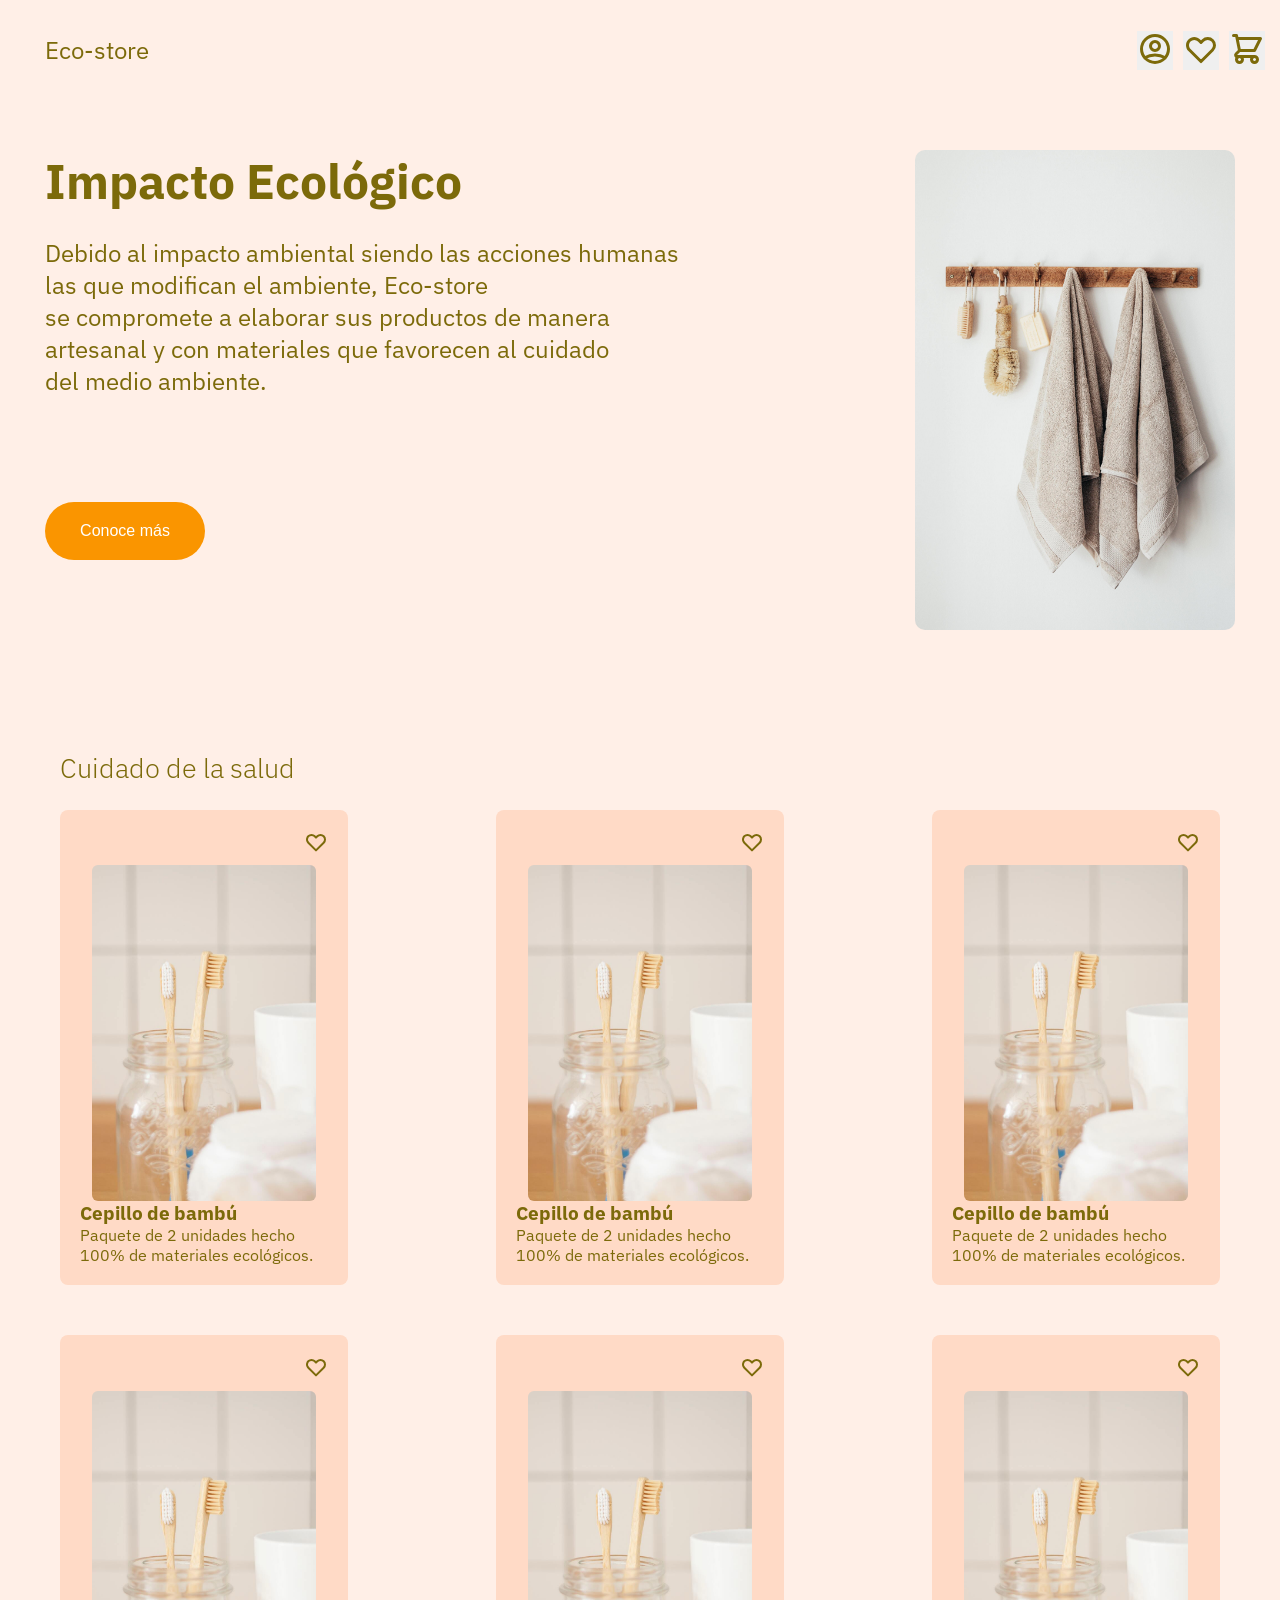
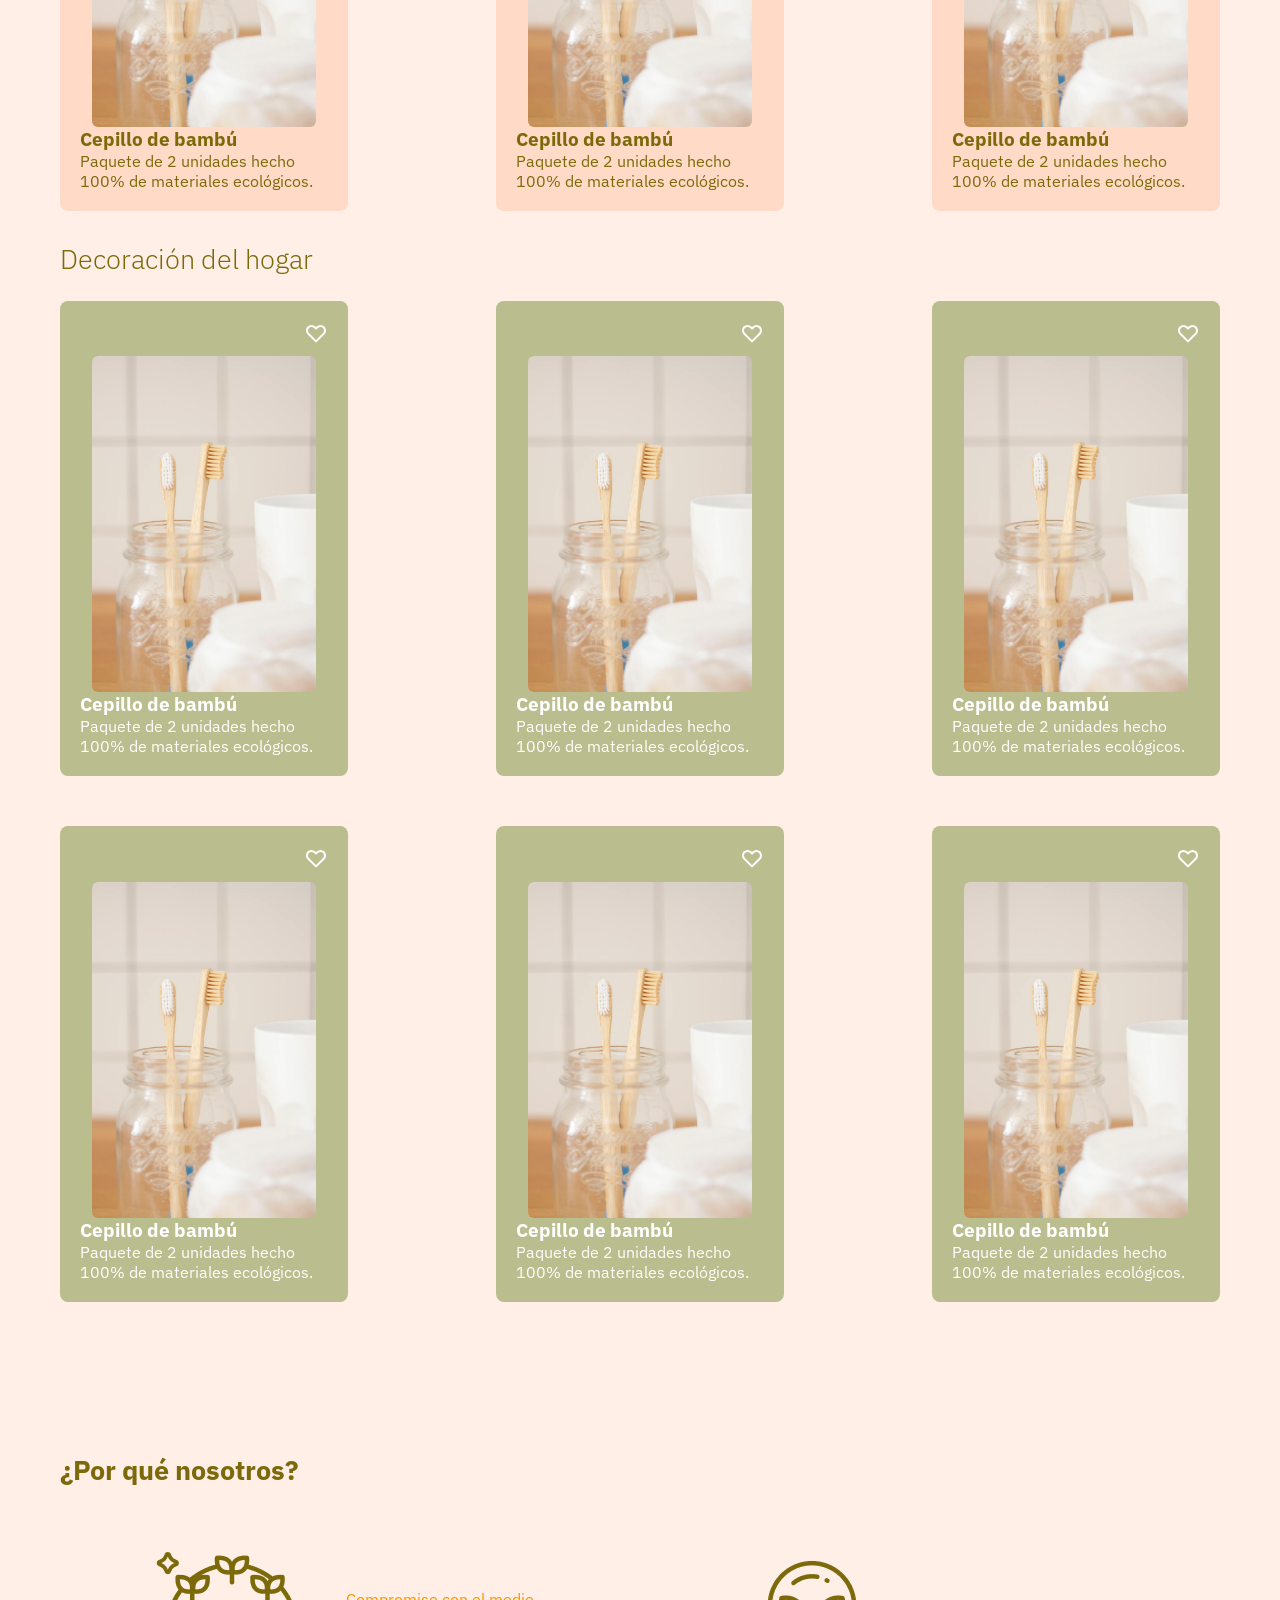
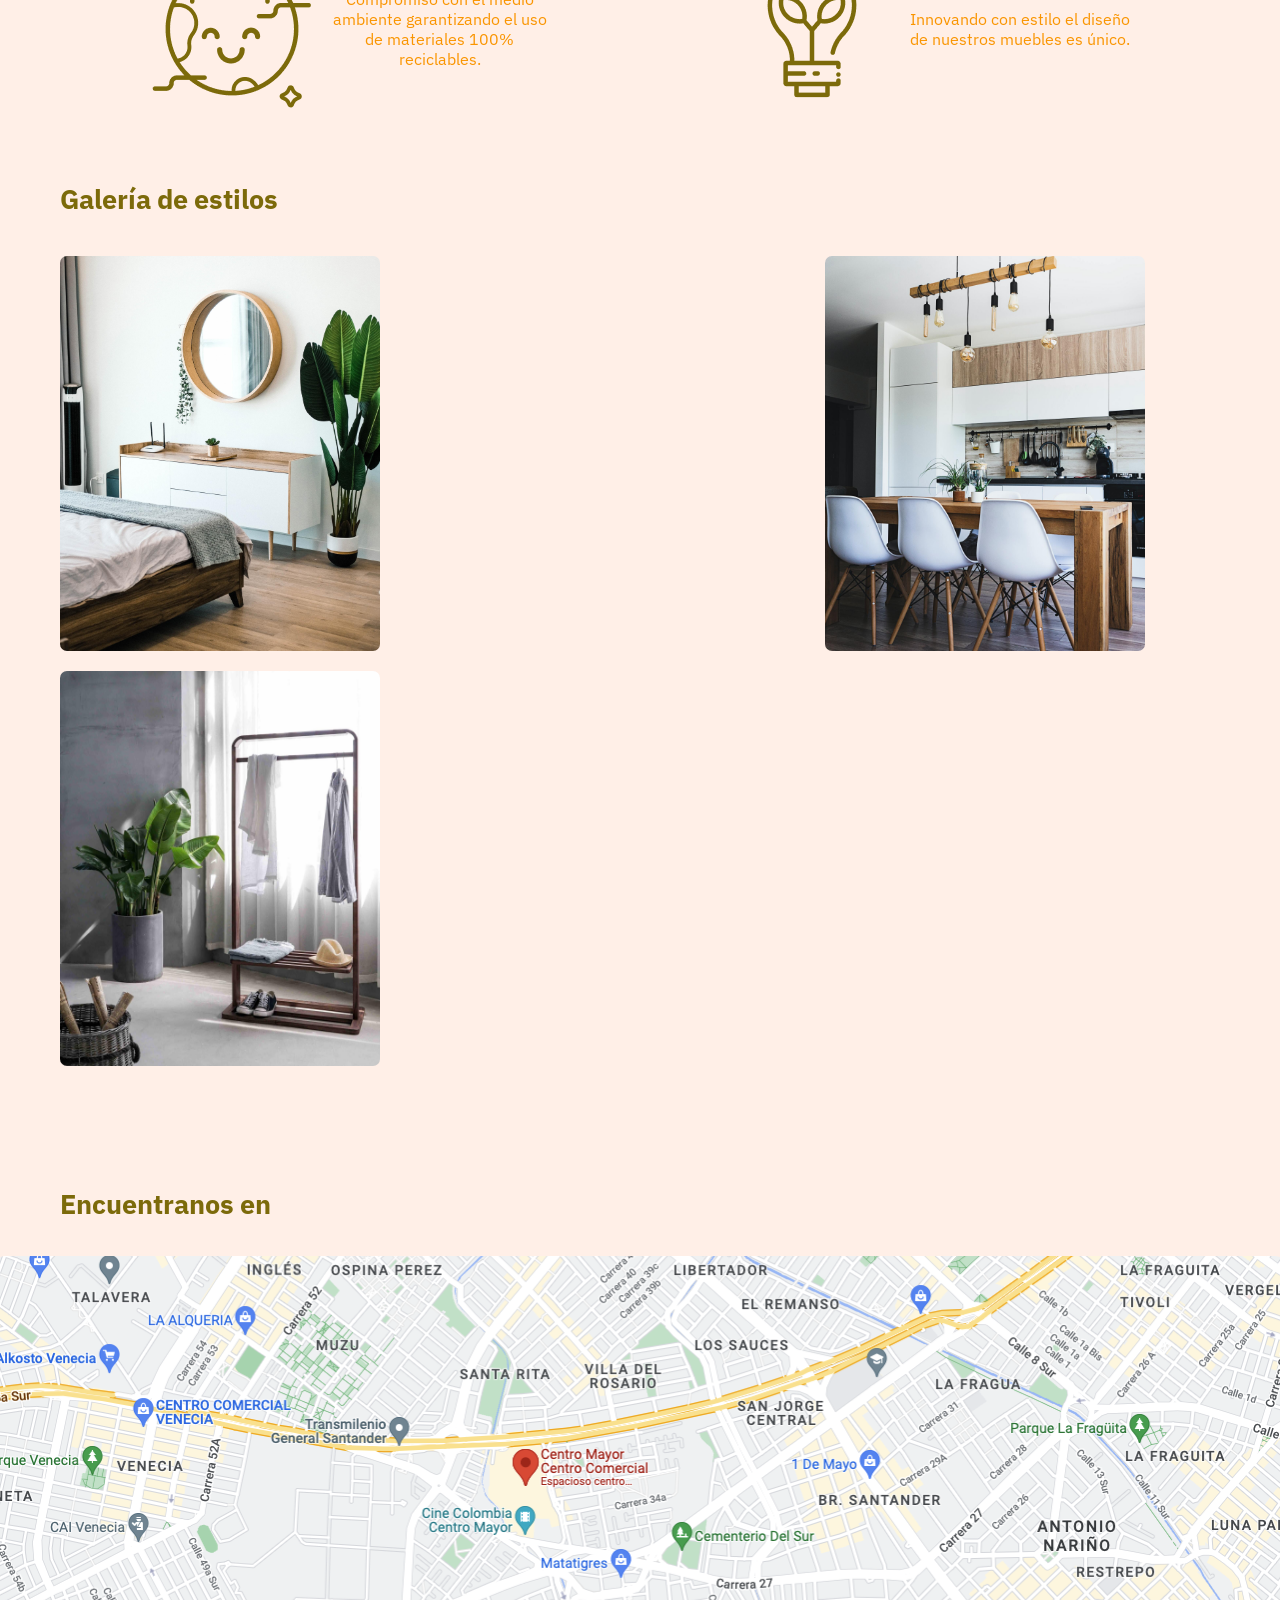
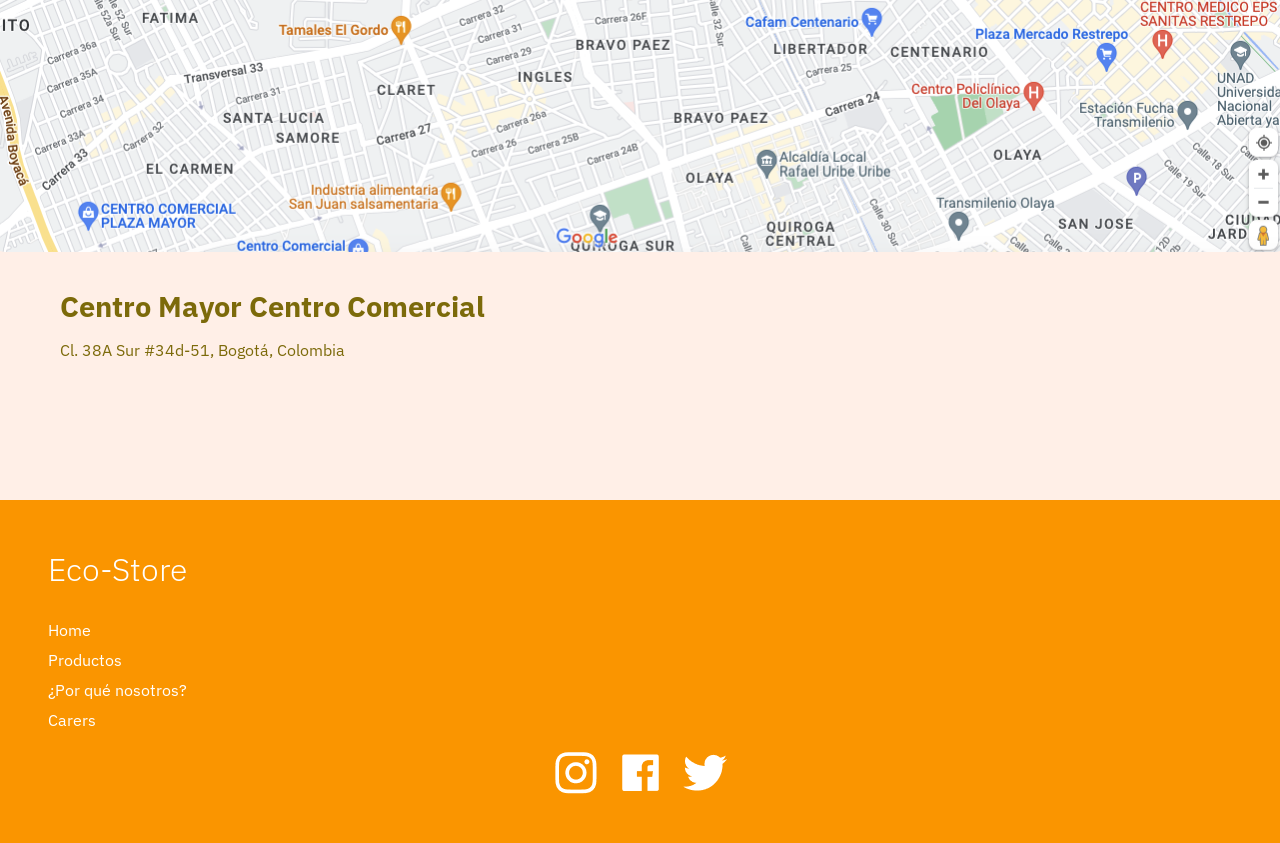
<file: index.html>
<!DOCTYPE html>
<html lang="en">
  <head>
    <meta charset="UTF-8" />
    <meta name="viewport" content="width=device-width, initial-scale=1.0" />
    <link rel="stylesheet" href="./css/main.css" />
    <link rel="preconnect" href="https://fonts.googleapis.com" />
    <link rel="preconnect" href="https://fonts.gstatic.com" crossorigin />
    <link
      href="https://fonts.googleapis.com/css2?family=IBM+Plex+Sans:wght@400;500;700&display=swap"
      rel="stylesheet"
    />
    <title>Eco</title>
  </head>
  <body>
    <nav>
      <p>Eco-store</p>
      <div class="icons">
        <button class="profile">
          <svg
            width="36"
            height="36"
            viewBox="0 0 24 24"
            fill="none"
            xmlns="http://www.w3.org/2000/svg"
          >
            <path
              d="M5.121 17.804C7.21942 16.6179 9.58958 15.9963 12 16C14.5 16 16.847 16.655 18.879 17.804M15 10C15 10.7956 14.6839 11.5587 14.1213 12.1213C13.5587 12.6839 12.7956 13 12 13C11.2044 13 10.4413 12.6839 9.87868 12.1213C9.31607 11.5587 9 10.7956 9 10C9 9.20435 9.31607 8.44129 9.87868 7.87868C10.4413 7.31607 11.2044 7 12 7C12.7956 7 13.5587 7.31607 14.1213 7.87868C14.6839 8.44129 15 9.20435 15 10ZM21 12C21 13.1819 20.7672 14.3522 20.3149 15.4442C19.8626 16.5361 19.1997 17.5282 18.364 18.364C17.5282 19.1997 16.5361 19.8626 15.4442 20.3149C14.3522 20.7672 13.1819 21 12 21C10.8181 21 9.64778 20.7672 8.55585 20.3149C7.46392 19.8626 6.47177 19.1997 5.63604 18.364C4.80031 17.5282 4.13738 16.5361 3.68508 15.4442C3.23279 14.3522 3 13.1819 3 12C3 9.61305 3.94821 7.32387 5.63604 5.63604C7.32387 3.94821 9.61305 3 12 3C14.3869 3 16.6761 3.94821 18.364 5.63604C20.0518 7.32387 21 9.61305 21 12Z"
              stroke="#7C6A0A"
              stroke-width="2"
              stroke-linecap="round"
              stroke-linejoin="round"
            />
          </svg>
        </button>
        <button class="wishlist">
          <svg
            width="36"
            height="36"
            viewBox="0 0 24 24"
            fill="none"
            xmlns="http://www.w3.org/2000/svg"
          >
            <path
              d="M3.34255 7.7779C3.5687 7.23194 3.90017 6.73586 4.31804 6.31799C4.7359 5.90012 5.23198 5.56865 5.77795 5.3425C6.32392 5.11635 6.90909 4.99995 7.50004 4.99995C8.09099 4.99995 8.67616 5.11635 9.22213 5.3425C9.7681 5.56865 10.2642 5.90012 10.682 6.31799L12 7.63599L13.318 6.31799C14.162 5.47407 15.3066 4.99997 16.5 4.99997C17.6935 4.99997 18.8381 5.47407 19.682 6.31799C20.526 7.16191 21.0001 8.30651 21.0001 9.49999C21.0001 10.6935 20.526 11.8381 19.682 12.682L12 20.364L4.31804 12.682C3.90017 12.2641 3.5687 11.7681 3.34255 11.2221C3.1164 10.6761 3 10.0909 3 9.49999C3 8.90904 3.1164 8.32387 3.34255 7.7779Z"
              stroke="#7C6A0A"
              stroke-width="2"
              stroke-linecap="round"
              stroke-linejoin="round"
            />
          </svg>
        </button>
        <button class="cart">
          <svg
            width="36"
            height="36"
            viewBox="0 0 24 24"
            fill="none"
            xmlns="http://www.w3.org/2000/svg"
          >
            <path
              d="M3 3H5L5.4 5M5.4 5H21L17 13H7M5.4 5L7 13M7 13L4.707 15.293C4.077 15.923 4.523 17 5.414 17H17M17 17C16.4696 17 15.9609 17.2107 15.5858 17.5858C15.2107 17.9609 15 18.4696 15 19C15 19.5304 15.2107 20.0391 15.5858 20.4142C15.9609 20.7893 16.4696 21 17 21C17.5304 21 18.0391 20.7893 18.4142 20.4142C18.7893 20.0391 19 19.5304 19 19C19 18.4696 18.7893 17.9609 18.4142 17.5858C18.0391 17.2107 17.5304 17 17 17ZM9 19C9 19.5304 8.78929 20.0391 8.41421 20.4142C8.03914 20.7893 7.53043 21 7 21C6.46957 21 5.96086 20.7893 5.58579 20.4142C5.21071 20.0391 5 19.5304 5 19C5 18.4696 5.21071 17.9609 5.58579 17.5858C5.96086 17.2107 6.46957 17 7 17C7.53043 17 8.03914 17.2107 8.41421 17.5858C8.78929 17.9609 9 18.4696 9 19Z"
              stroke="#7C6A0A"
              stroke-width="2"
              stroke-linecap="round"
              stroke-linejoin="round"
            />
          </svg>
        </button>
      </div>
    </nav>
    <main class="main__section">
      <article>
        <div class="impact-section">
          <h1>Impacto Ecológico</h1>
          <p>
            Debido al impacto ambiental siendo las acciones humanas <br />
            las que modifican el ambiente, Eco-store <br />
            se compromete a elaborar sus productos de manera <br />
            artesanal y con materiales que favorecen al cuidado <br />
            del medio ambiente.
          </p>
          <button>Conoce más</button>
        </div>
        <div class="image-section">
          <img src="./assets/img/main-2.jpg" alt="" />
        </div>
      </article>
      <section class="product-section">
        <div class="healthcare">
          <h2>Cuidado de la salud</h2>
          <div class="card-section">
            <div class="product-card">
              <div class="icon">
                <svg
                  width="24"
                  height="24"
                  viewBox="0 0 24 24"
                  fill="none"
                  xmlns="http://www.w3.org/2000/svg"
                >
                  <path
                    d="M3.34255 7.7779C3.5687 7.23194 3.90017 6.73586 4.31804 6.31799C4.7359 5.90012 5.23198 5.56865 5.77795 5.3425C6.32392 5.11635 6.90909 4.99995 7.50004 4.99995C8.09099 4.99995 8.67616 5.11635 9.22213 5.3425C9.7681 5.56865 10.2642 5.90012 10.682 6.31799L12 7.63599L13.318 6.31799C14.162 5.47407 15.3066 4.99997 16.5 4.99997C17.6935 4.99997 18.8381 5.47407 19.682 6.31799C20.526 7.16191 21.0001 8.30651 21.0001 9.49999C21.0001 10.6935 20.526 11.8381 19.682 12.682L12 20.364L4.31804 12.682C3.90017 12.2641 3.5687 11.7681 3.34255 11.2221C3.1164 10.6761 3 10.0909 3 9.49999C3 8.90904 3.1164 8.32387 3.34255 7.7779Z"
                    stroke="#3F3F46"
                    stroke-width="2"
                    stroke-linecap="round"
                    stroke-linejoin="round"
                  />
                </svg>
              </div>
              <div class="product-image">
                <img src="./assets/img/products/toothbrush.jpg" alt="card1" />
              </div>
              <h3>Cepillo de bambú</h3>
              <p>Paquete de 2 unidades hecho 100% de materiales ecológicos.</p>
            </div>
            <div class="product-card">
              <div class="icon">
                <svg
                  width="24"
                  height="24"
                  viewBox="0 0 24 24"
                  fill="none"
                  xmlns="http://www.w3.org/2000/svg"
                >
                  <path
                    d="M3.34255 7.7779C3.5687 7.23194 3.90017 6.73586 4.31804 6.31799C4.7359 5.90012 5.23198 5.56865 5.77795 5.3425C6.32392 5.11635 6.90909 4.99995 7.50004 4.99995C8.09099 4.99995 8.67616 5.11635 9.22213 5.3425C9.7681 5.56865 10.2642 5.90012 10.682 6.31799L12 7.63599L13.318 6.31799C14.162 5.47407 15.3066 4.99997 16.5 4.99997C17.6935 4.99997 18.8381 5.47407 19.682 6.31799C20.526 7.16191 21.0001 8.30651 21.0001 9.49999C21.0001 10.6935 20.526 11.8381 19.682 12.682L12 20.364L4.31804 12.682C3.90017 12.2641 3.5687 11.7681 3.34255 11.2221C3.1164 10.6761 3 10.0909 3 9.49999C3 8.90904 3.1164 8.32387 3.34255 7.7779Z"
                    stroke="#3F3F46"
                    stroke-width="2"
                    stroke-linecap="round"
                    stroke-linejoin="round"
                  />
                </svg>
              </div>
              <div class="product-image">
                <img src="./assets/img/products/toothbrush.jpg" alt="card1" />
              </div>
              <h3>Cepillo de bambú</h3>
              <p>Paquete de 2 unidades hecho 100% de materiales ecológicos.</p>
            </div>
            <div class="product-card">
              <div class="icon">
                <svg
                  width="24"
                  height="24"
                  viewBox="0 0 24 24"
                  fill="none"
                  xmlns="http://www.w3.org/2000/svg"
                >
                  <path
                    d="M3.34255 7.7779C3.5687 7.23194 3.90017 6.73586 4.31804 6.31799C4.7359 5.90012 5.23198 5.56865 5.77795 5.3425C6.32392 5.11635 6.90909 4.99995 7.50004 4.99995C8.09099 4.99995 8.67616 5.11635 9.22213 5.3425C9.7681 5.56865 10.2642 5.90012 10.682 6.31799L12 7.63599L13.318 6.31799C14.162 5.47407 15.3066 4.99997 16.5 4.99997C17.6935 4.99997 18.8381 5.47407 19.682 6.31799C20.526 7.16191 21.0001 8.30651 21.0001 9.49999C21.0001 10.6935 20.526 11.8381 19.682 12.682L12 20.364L4.31804 12.682C3.90017 12.2641 3.5687 11.7681 3.34255 11.2221C3.1164 10.6761 3 10.0909 3 9.49999C3 8.90904 3.1164 8.32387 3.34255 7.7779Z"
                    stroke="#3F3F46"
                    stroke-width="2"
                    stroke-linecap="round"
                    stroke-linejoin="round"
                  />
                </svg>
              </div>
              <div class="product-image">
                <img src="./assets/img/products/toothbrush.jpg" alt="card1" />
              </div>
              <h3>Cepillo de bambú</h3>
              <p>Paquete de 2 unidades hecho 100% de materiales ecológicos.</p>
            </div>
            <div class="product-card">
              <div class="icon">
                <svg
                  width="24"
                  height="24"
                  viewBox="0 0 24 24"
                  fill="none"
                  xmlns="http://www.w3.org/2000/svg"
                >
                  <path
                    d="M3.34255 7.7779C3.5687 7.23194 3.90017 6.73586 4.31804 6.31799C4.7359 5.90012 5.23198 5.56865 5.77795 5.3425C6.32392 5.11635 6.90909 4.99995 7.50004 4.99995C8.09099 4.99995 8.67616 5.11635 9.22213 5.3425C9.7681 5.56865 10.2642 5.90012 10.682 6.31799L12 7.63599L13.318 6.31799C14.162 5.47407 15.3066 4.99997 16.5 4.99997C17.6935 4.99997 18.8381 5.47407 19.682 6.31799C20.526 7.16191 21.0001 8.30651 21.0001 9.49999C21.0001 10.6935 20.526 11.8381 19.682 12.682L12 20.364L4.31804 12.682C3.90017 12.2641 3.5687 11.7681 3.34255 11.2221C3.1164 10.6761 3 10.0909 3 9.49999C3 8.90904 3.1164 8.32387 3.34255 7.7779Z"
                    stroke="#3F3F46"
                    stroke-width="2"
                    stroke-linecap="round"
                    stroke-linejoin="round"
                  />
                </svg>
              </div>
              <div class="product-image">
                <img src="./assets/img/products/toothbrush.jpg" alt="card1" />
              </div>
              <h3>Cepillo de bambú</h3>
              <p>Paquete de 2 unidades hecho 100% de materiales ecológicos.</p>
            </div>
            <div class="product-card">
              <div class="icon">
                <svg
                  width="24"
                  height="24"
                  viewBox="0 0 24 24"
                  fill="none"
                  xmlns="http://www.w3.org/2000/svg"
                >
                  <path
                    d="M3.34255 7.7779C3.5687 7.23194 3.90017 6.73586 4.31804 6.31799C4.7359 5.90012 5.23198 5.56865 5.77795 5.3425C6.32392 5.11635 6.90909 4.99995 7.50004 4.99995C8.09099 4.99995 8.67616 5.11635 9.22213 5.3425C9.7681 5.56865 10.2642 5.90012 10.682 6.31799L12 7.63599L13.318 6.31799C14.162 5.47407 15.3066 4.99997 16.5 4.99997C17.6935 4.99997 18.8381 5.47407 19.682 6.31799C20.526 7.16191 21.0001 8.30651 21.0001 9.49999C21.0001 10.6935 20.526 11.8381 19.682 12.682L12 20.364L4.31804 12.682C3.90017 12.2641 3.5687 11.7681 3.34255 11.2221C3.1164 10.6761 3 10.0909 3 9.49999C3 8.90904 3.1164 8.32387 3.34255 7.7779Z"
                    stroke="#3F3F46"
                    stroke-width="2"
                    stroke-linecap="round"
                    stroke-linejoin="round"
                  />
                </svg>
              </div>
              <div class="product-image">
                <img src="./assets/img/products/toothbrush.jpg" alt="card1" />
              </div>
              <h3>Cepillo de bambú</h3>
              <p>Paquete de 2 unidades hecho 100% de materiales ecológicos.</p>
            </div>
            <div class="product-card">
              <div class="icon">
                <svg
                  width="24"
                  height="24"
                  viewBox="0 0 24 24"
                  fill="none"
                  xmlns="http://www.w3.org/2000/svg"
                >
                  <path
                    d="M3.34255 7.7779C3.5687 7.23194 3.90017 6.73586 4.31804 6.31799C4.7359 5.90012 5.23198 5.56865 5.77795 5.3425C6.32392 5.11635 6.90909 4.99995 7.50004 4.99995C8.09099 4.99995 8.67616 5.11635 9.22213 5.3425C9.7681 5.56865 10.2642 5.90012 10.682 6.31799L12 7.63599L13.318 6.31799C14.162 5.47407 15.3066 4.99997 16.5 4.99997C17.6935 4.99997 18.8381 5.47407 19.682 6.31799C20.526 7.16191 21.0001 8.30651 21.0001 9.49999C21.0001 10.6935 20.526 11.8381 19.682 12.682L12 20.364L4.31804 12.682C3.90017 12.2641 3.5687 11.7681 3.34255 11.2221C3.1164 10.6761 3 10.0909 3 9.49999C3 8.90904 3.1164 8.32387 3.34255 7.7779Z"
                    stroke="#3F3F46"
                    stroke-width="2"
                    stroke-linecap="round"
                    stroke-linejoin="round"
                  />
                </svg>
              </div>
              <div class="product-image">
                <img src="./assets/img/products/toothbrush.jpg" alt="card1" />
              </div>
              <h3>Cepillo de bambú</h3>
              <p>Paquete de 2 unidades hecho 100% de materiales ecológicos.</p>
            </div>
          </div>
        </div>
        <div class="furnture">
          <h2>Decoración del hogar</h2>
          <div class="card-section">
            <div class="product-card">
              <div class="icon">
                <svg
                  width="24"
                  height="24"
                  viewBox="0 0 24 24"
                  fill="none"
                  xmlns="http://www.w3.org/2000/svg"
                >
                  <path
                    d="M3.34255 7.7779C3.5687 7.23194 3.90017 6.73586 4.31804 6.31799C4.7359 5.90012 5.23198 5.56865 5.77795 5.3425C6.32392 5.11635 6.90909 4.99995 7.50004 4.99995C8.09099 4.99995 8.67616 5.11635 9.22213 5.3425C9.7681 5.56865 10.2642 5.90012 10.682 6.31799L12 7.63599L13.318 6.31799C14.162 5.47407 15.3066 4.99997 16.5 4.99997C17.6935 4.99997 18.8381 5.47407 19.682 6.31799C20.526 7.16191 21.0001 8.30651 21.0001 9.49999C21.0001 10.6935 20.526 11.8381 19.682 12.682L12 20.364L4.31804 12.682C3.90017 12.2641 3.5687 11.7681 3.34255 11.2221C3.1164 10.6761 3 10.0909 3 9.49999C3 8.90904 3.1164 8.32387 3.34255 7.7779Z"
                    stroke="#3F3F46"
                    stroke-width="2"
                    stroke-linecap="round"
                    stroke-linejoin="round"
                  />
                </svg>
              </div>
              <div class="product-image">
                <img src="./assets/img/products/toothbrush.jpg" alt="card1" />
              </div>
              <h3>Cepillo de bambú</h3>
              <p>Paquete de 2 unidades hecho 100% de materiales ecológicos.</p>
            </div>
            <div class="product-card">
              <div class="icon">
                <svg
                  width="24"
                  height="24"
                  viewBox="0 0 24 24"
                  fill="none"
                  xmlns="http://www.w3.org/2000/svg"
                >
                  <path
                    d="M3.34255 7.7779C3.5687 7.23194 3.90017 6.73586 4.31804 6.31799C4.7359 5.90012 5.23198 5.56865 5.77795 5.3425C6.32392 5.11635 6.90909 4.99995 7.50004 4.99995C8.09099 4.99995 8.67616 5.11635 9.22213 5.3425C9.7681 5.56865 10.2642 5.90012 10.682 6.31799L12 7.63599L13.318 6.31799C14.162 5.47407 15.3066 4.99997 16.5 4.99997C17.6935 4.99997 18.8381 5.47407 19.682 6.31799C20.526 7.16191 21.0001 8.30651 21.0001 9.49999C21.0001 10.6935 20.526 11.8381 19.682 12.682L12 20.364L4.31804 12.682C3.90017 12.2641 3.5687 11.7681 3.34255 11.2221C3.1164 10.6761 3 10.0909 3 9.49999C3 8.90904 3.1164 8.32387 3.34255 7.7779Z"
                    stroke="#3F3F46"
                    stroke-width="2"
                    stroke-linecap="round"
                    stroke-linejoin="round"
                  />
                </svg>
              </div>
              <div class="product-image">
                <img src="./assets/img/products/toothbrush.jpg" alt="card1" />
              </div>
              <h3>Cepillo de bambú</h3>
              <p>Paquete de 2 unidades hecho 100% de materiales ecológicos.</p>
            </div>
            <div class="product-card">
              <div class="icon">
                <svg
                  width="24"
                  height="24"
                  viewBox="0 0 24 24"
                  fill="none"
                  xmlns="http://www.w3.org/2000/svg"
                >
                  <path
                    d="M3.34255 7.7779C3.5687 7.23194 3.90017 6.73586 4.31804 6.31799C4.7359 5.90012 5.23198 5.56865 5.77795 5.3425C6.32392 5.11635 6.90909 4.99995 7.50004 4.99995C8.09099 4.99995 8.67616 5.11635 9.22213 5.3425C9.7681 5.56865 10.2642 5.90012 10.682 6.31799L12 7.63599L13.318 6.31799C14.162 5.47407 15.3066 4.99997 16.5 4.99997C17.6935 4.99997 18.8381 5.47407 19.682 6.31799C20.526 7.16191 21.0001 8.30651 21.0001 9.49999C21.0001 10.6935 20.526 11.8381 19.682 12.682L12 20.364L4.31804 12.682C3.90017 12.2641 3.5687 11.7681 3.34255 11.2221C3.1164 10.6761 3 10.0909 3 9.49999C3 8.90904 3.1164 8.32387 3.34255 7.7779Z"
                    stroke="#3F3F46"
                    stroke-width="2"
                    stroke-linecap="round"
                    stroke-linejoin="round"
                  />
                </svg>
              </div>
              <div class="product-image">
                <img src="./assets/img/products/toothbrush.jpg" alt="card1" />
              </div>
              <h3>Cepillo de bambú</h3>
              <p>Paquete de 2 unidades hecho 100% de materiales ecológicos.</p>
            </div>
            <div class="product-card">
              <div class="icon">
                <svg
                  width="24"
                  height="24"
                  viewBox="0 0 24 24"
                  fill="none"
                  xmlns="http://www.w3.org/2000/svg"
                >
                  <path
                    d="M3.34255 7.7779C3.5687 7.23194 3.90017 6.73586 4.31804 6.31799C4.7359 5.90012 5.23198 5.56865 5.77795 5.3425C6.32392 5.11635 6.90909 4.99995 7.50004 4.99995C8.09099 4.99995 8.67616 5.11635 9.22213 5.3425C9.7681 5.56865 10.2642 5.90012 10.682 6.31799L12 7.63599L13.318 6.31799C14.162 5.47407 15.3066 4.99997 16.5 4.99997C17.6935 4.99997 18.8381 5.47407 19.682 6.31799C20.526 7.16191 21.0001 8.30651 21.0001 9.49999C21.0001 10.6935 20.526 11.8381 19.682 12.682L12 20.364L4.31804 12.682C3.90017 12.2641 3.5687 11.7681 3.34255 11.2221C3.1164 10.6761 3 10.0909 3 9.49999C3 8.90904 3.1164 8.32387 3.34255 7.7779Z"
                    stroke="#3F3F46"
                    stroke-width="2"
                    stroke-linecap="round"
                    stroke-linejoin="round"
                  />
                </svg>
              </div>
              <div class="product-image">
                <img src="./assets/img/products/toothbrush.jpg" alt="card1" />
              </div>
              <h3>Cepillo de bambú</h3>
              <p>Paquete de 2 unidades hecho 100% de materiales ecológicos.</p>
            </div>
            <div class="product-card">
              <div class="icon">
                <svg
                  width="24"
                  height="24"
                  viewBox="0 0 24 24"
                  fill="none"
                  xmlns="http://www.w3.org/2000/svg"
                >
                  <path
                    d="M3.34255 7.7779C3.5687 7.23194 3.90017 6.73586 4.31804 6.31799C4.7359 5.90012 5.23198 5.56865 5.77795 5.3425C6.32392 5.11635 6.90909 4.99995 7.50004 4.99995C8.09099 4.99995 8.67616 5.11635 9.22213 5.3425C9.7681 5.56865 10.2642 5.90012 10.682 6.31799L12 7.63599L13.318 6.31799C14.162 5.47407 15.3066 4.99997 16.5 4.99997C17.6935 4.99997 18.8381 5.47407 19.682 6.31799C20.526 7.16191 21.0001 8.30651 21.0001 9.49999C21.0001 10.6935 20.526 11.8381 19.682 12.682L12 20.364L4.31804 12.682C3.90017 12.2641 3.5687 11.7681 3.34255 11.2221C3.1164 10.6761 3 10.0909 3 9.49999C3 8.90904 3.1164 8.32387 3.34255 7.7779Z"
                    stroke="#3F3F46"
                    stroke-width="2"
                    stroke-linecap="round"
                    stroke-linejoin="round"
                  />
                </svg>
              </div>
              <div class="product-image">
                <img src="./assets/img/products/toothbrush.jpg" alt="card1" />
              </div>
              <h3>Cepillo de bambú</h3>
              <p>Paquete de 2 unidades hecho 100% de materiales ecológicos.</p>
            </div>
            <div class="product-card">
              <div class="icon">
                <svg
                  width="24"
                  height="24"
                  viewBox="0 0 24 24"
                  fill="none"
                  xmlns="http://www.w3.org/2000/svg"
                >
                  <path
                    d="M3.34255 7.7779C3.5687 7.23194 3.90017 6.73586 4.31804 6.31799C4.7359 5.90012 5.23198 5.56865 5.77795 5.3425C6.32392 5.11635 6.90909 4.99995 7.50004 4.99995C8.09099 4.99995 8.67616 5.11635 9.22213 5.3425C9.7681 5.56865 10.2642 5.90012 10.682 6.31799L12 7.63599L13.318 6.31799C14.162 5.47407 15.3066 4.99997 16.5 4.99997C17.6935 4.99997 18.8381 5.47407 19.682 6.31799C20.526 7.16191 21.0001 8.30651 21.0001 9.49999C21.0001 10.6935 20.526 11.8381 19.682 12.682L12 20.364L4.31804 12.682C3.90017 12.2641 3.5687 11.7681 3.34255 11.2221C3.1164 10.6761 3 10.0909 3 9.49999C3 8.90904 3.1164 8.32387 3.34255 7.7779Z"
                    stroke="#3F3F46"
                    stroke-width="2"
                    stroke-linecap="round"
                    stroke-linejoin="round"
                  />
                </svg>
              </div>
              <div class="product-image">
                <img src="./assets/img/products/toothbrush.jpg" alt="card1" />
              </div>
              <h3>Cepillo de bambú</h3>
              <p>Paquete de 2 unidades hecho 100% de materiales ecológicos.</p>
            </div>
          </div>
        </div>
      </section>
      <section class="info-section">
        <div class="about-us">
          <h2>¿Por qué nosotros?</h2>
          <div class="mision-section">
            <div class="earth">
              <img src="./assets/img/earth.png" alt="earth" />
              <p>
                Compromiso con el medio ambiente garantizando el uso de
                materiales 100% reciclables.
              </p>
            </div>
            <div class="focus">
              <img src="./assets/img/ecology.png" alt="focus" />
              <p>
                Innovando con estilo el diseño de nuestros muebles es único.
              </p>
            </div>
          </div>
        </div>
        <div class="gallery">
          <h2>Galería de estilos</h2>
          <div class="gallery-section">
            <div class="galley-image">
              <img src="./assets/img/gallery-1.jpg" alt="g1" />
            </div>
            <div class="galley-image">
              <img src="./assets/img/gallery-2.jpg" alt="g2" />
            </div>
            <div class="galley-image">
              <img src="./assets/img/gallery-3.jpg" alt="g3" />
            </div>
          </div>
        </div>
        <div class="locattion">
          <h2>Encuentranos en</h2>
          <div class="map"><img src="./assets/img/map.png" alt="map" /></div>
          <h3>Centro Mayor Centro Comercial</h3>
          <p>Cl. 38A Sur #34d-51, Bogotá, Colombia</p>
        </div>
      </section>
    </main>
    <footer>
      <div class="careers">
        <h3>Eco-Store</h3>
        <p>Home</p>
        <p>Productos</p>
        <p>¿Por qué nosotros?</p>
        <p>Carers</p>
      </div>
      <div class="footer-social">
        <img src="./assets/img/instagram-logo.png" alt="instagram" />
        <img src="./assets/img/facebook-logo.png" alt="facebook" />
        <img src="./assets/img/twitter-logo.png" alt="twitter" />
      </div>
    </footer>
  </body>
</html>
</file>
<file: css/main.css>
* {
  margin: 0;
  padding: 0;
  box-sizing: border-box;
}

body {
  background-color: #ffefe7;
  font-family: "IBM Plex Sans", sans-serif;
}

nav {
  width: auto;
  height: 100px;
  display: flex;
  flex-direction: row;
  justify-content: space-between;
  align-items: center;
  color: #7c6a0a;
  padding: 15px;
}
nav p {
  font-size: 1.5em;
  padding-left: 30px;
}
nav .icons {
  display: flex;
  gap: 10px;
}
nav .icons button {
  background-color: none;
  border-style: none;
}

article {
  width: auto;
  padding: 50px 45px;
  color: #7c6a0a;
  display: flex;
  justify-content: space-between;
}
article .impact-section {
  display: flex;
  flex-direction: column;
  gap: 25px;
}
article h1 {
  font-size: 3em;
}
article p {
  font-size: 1.5em;
}
article button {
  background-color: none;
  border-style: none;
}
article button {
  background-color: #fa9500;
  width: 10em;
  margin: 80px 0;
  padding: 20px;
  border-radius: 35px;
  cursor: pointer;
  color: white;
  font-size: 1em;
}
article img {
  width: 20em;
  border-radius: 10px;
}

section {
  width: 100%;
  height: auto;
  padding: 60px;
}
section h2 {
  color: #7c6a0a;
  font-size: 1.7em;
}
section .healthcare h2, section .furnture h2 {
  font-weight: 300;
  padding-bottom: 25px;
}
section .healthcare .card-section, section .furnture .card-section {
  padding-bottom: 30px;
  display: flex;
  flex-wrap: wrap;
  justify-content: space-between;
  gap: 50px;
}
section .healthcare .product-card, section .furnture .product-card {
  color: #7c6a0a;
  width: 18em;
  height: auto;
  background-color: #ffdac6;
  padding: 20px;
  border-radius: 8px;
}
section .healthcare .product-card .icon, section .furnture .product-card .icon {
  display: flex;
  justify-content: flex-end;
  padding-bottom: 0.7em;
}
section .healthcare .product-card .icon svg path, section .furnture .product-card .icon svg path {
  stroke: #7c6a0a;
}
section .healthcare .product-card .product-image, section .furnture .product-card .product-image {
  width: 100%;
  height: auto;
  display: flex;
  justify-content: center;
  align-items: center;
}
section .healthcare .product-card .product-image img, section .furnture .product-card .product-image img {
  width: 14em;
  height: auto;
  background-size: cover;
  border-radius: 6px;
}

.furnture .card-section .product-card {
  background-color: #babd8d;
  color: white;
}
.furnture .card-section .product-card .icon svg path {
  stroke: white;
}

.info-section .about-us h2 {
  font-weight: bold;
  padding-bottom: 60px;
}
.info-section .about-us .mision-section {
  display: flex;
  flex-direction: center;
  justify-content: space-around;
  align-items: center;
  padding-bottom: 70px;
  color: #fa9500;
}
.info-section .about-us .mision-section .earth, .info-section .about-us .mision-section .focus {
  gap: 15px;
  width: 25em;
  display: flex;
  align-items: center;
}
.info-section .about-us .mision-section .earth p, .info-section .about-us .mision-section .focus p {
  text-align: center;
}
.gallery .gallery-section {
  padding: 40px 0;
  gap: 20px;
  display: flex;
  flex-wrap: wrap;
  justify-content: space-between;
}
.gallery .gallery-section .galley-image {
  width: 395px;
  height: 395px;
}
.gallery .gallery-section .galley-image img {
  width: 20em;
  height: 100%;
  border-radius: 7px;
  -o-object-fit: cover;
     object-fit: cover;
}
.gallery .gallery-section .galley-image img:hover {
  transform: scale(1.05);
  transition: all 0.3s ease-in-out;
}

.locattion {
  padding: 5em 0;
  display: flex;
  flex-direction: column;
  gap: 15px;
}
.locattion .map {
  padding: 20px 0;
  display: flex;
  flex-direction: center;
  justify-content: center;
  align-items: center;
}
.locattion h3 {
  color: #7c6a0a;
  font-size: 1.8em;
}
.locattion p {
  color: #7c6a0a;
  font-size: 1em;
}

footer {
  background-color: #fa9500;
  width: auto;
  height: auto;
  padding: 3em;
  color: white;
}
footer .careers {
  display: flex;
  flex-direction: column;
  gap: 10px;
}
footer .careers h3 {
  padding-bottom: 20px;
  font-size: 2em;
  font-weight: 300;
}
footer .footer-social {
  display: flex;
  justify-content: center;
  gap: 20px;
  padding-top: 20px;
}

@media (min-width: 1500px) {
  body {
    margin: 0 auto;
    max-width: 1440px;
  }
}/*# sourceMappingURL=main.css.map */
</file>
